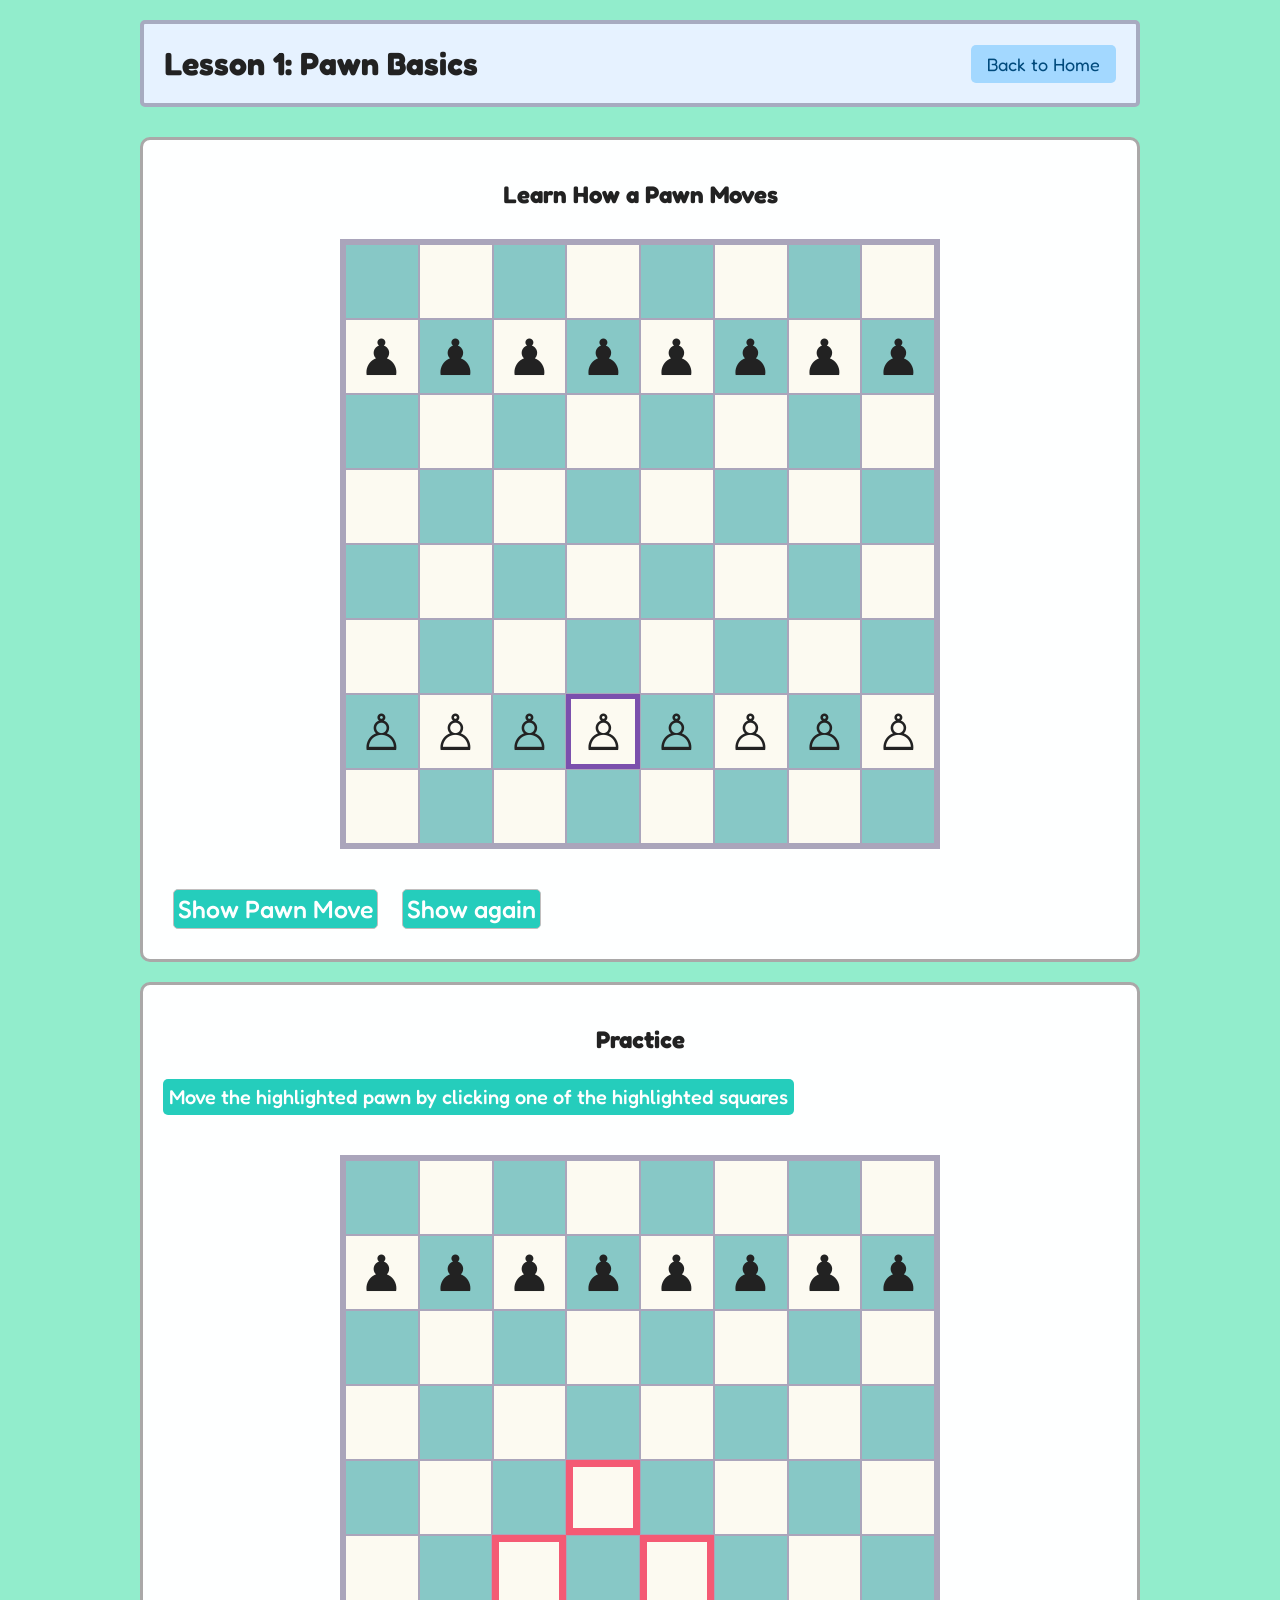
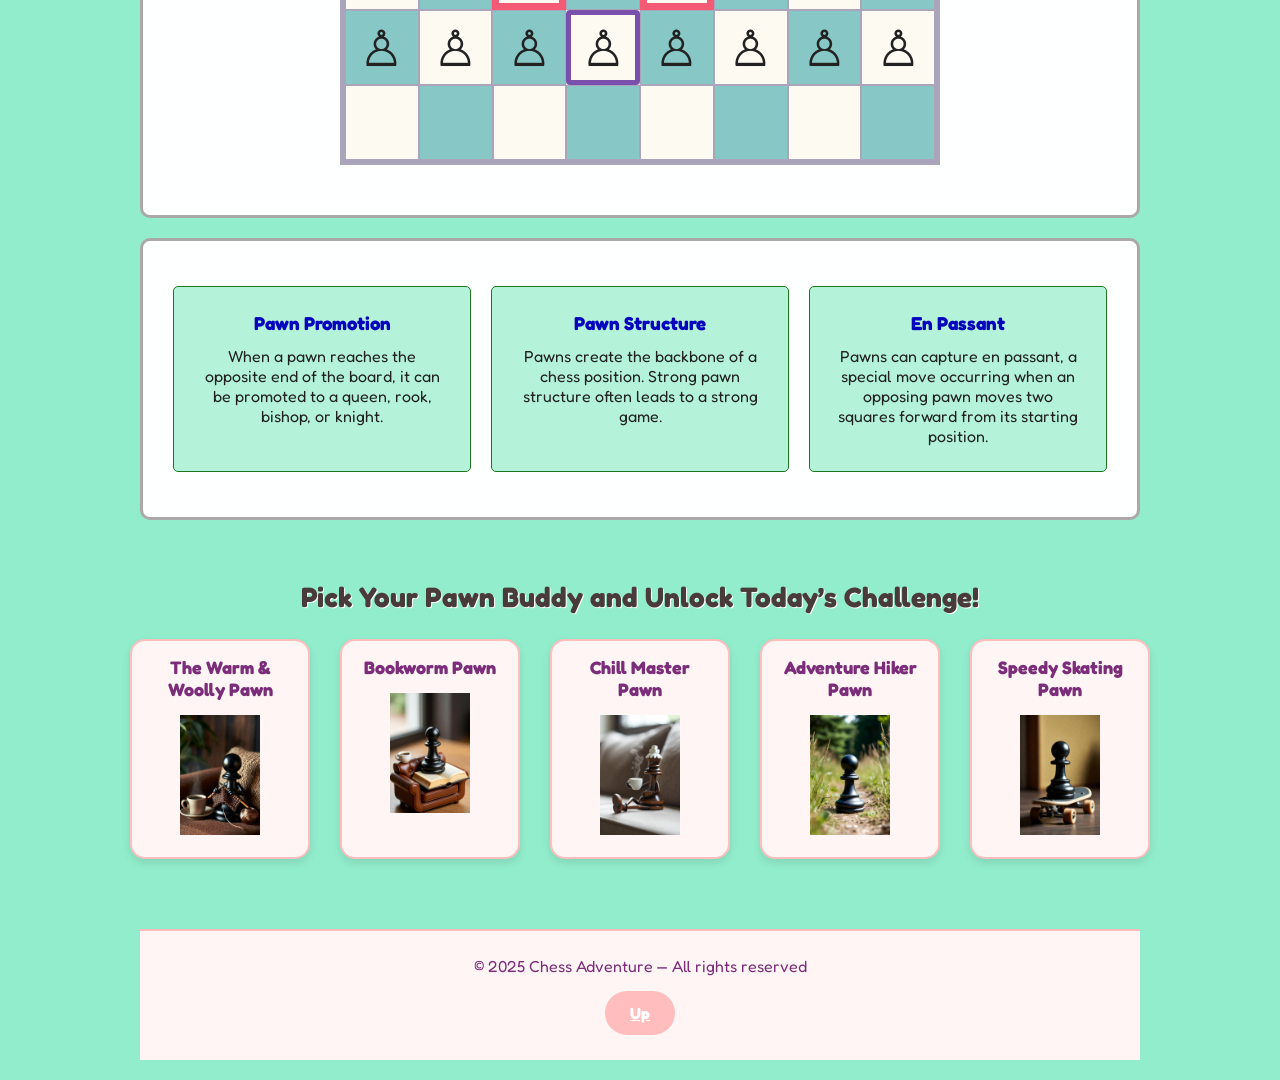
<file: lesson1.html>
<!DOCTYPE html>
<html lang="en">
    <head>
        <meta charset="UTF-8">
        <title>Lesson 1 - Pawn Basics</title>
        <link rel="stylesheet"
            href="https://cdnjs.cloudflare.com/ajax/libs/font-awesome/6.5.1/css/all.min.css"
            integrity="sha512-TvP2i6CbnCyQ+MPla8NuI7pn+iAWQfOrty4NCzRr+gpraxImnTGiRZ0VE72HAn9bZyEJ+NwLjY1vq9vqQv4L8A=="
            crossorigin="anonymous" referrerpolicy="no-referrer" />
        <link rel="stylesheet" href="./lesson_style.css?v=2">
        <meta name="viewport" content="width=device-width, initial-scale=1.0">
    </head>

    <body>
        <header>
            <h1 id="begin">Lesson 1: Pawn Basics</h1>
            <a href="./index.html" class="btn">Back to Home</a>
        </header>

        <main>
            <section id="lesson">
                <h2>Learn How a Pawn Moves</h2>
                <!-- the board will be generated by JS script-->
                <!-- please refer to the file script.js, lines 5-25  -->
                <div id="chessboard"></div>

                <div class="lessonContols">
                    <button id="animateBtn">Show Pawn Move</button>
                    <button id="restart">Show again</button>
                </div>              
            </section>

            <!--Exersice section-->
            <section id="exSection">
                <h2>Practice</h2>
                <p>Move the highlighted pawn by clicking one of the highlighted squares</p>
                <!--to add reset button-->
                <div id="exercise-board"></div>
            </section>

            <!--text content section-->
            <section id="pawn-facts">
                <div class="cards-container">
                    <div class="card">
                        <!--add a card icon-->
                        <h3>Pawn Promotion</h3>                    
                        <p class="card-text">When a pawn reaches the opposite 
                            end of the board, it can be promoted to a queen, rook, bishop, or knight.</p>                    
                    </div>
                    <div class="card">
                        <h3>Pawn Structure</h3>
                        <p class="card-text">Pawns create the backbone of a chess position. 
                            Strong pawn structure often leads to a strong game.</p>                    
                    </div>
                    <div class="card">
                        <h3>En Passant</h3>
                        <p class="card-text">Pawns can capture en passant, 
                            a special move occurring when an opposing pawn moves 
                            two squares forward from its starting position.</p>
                    </div>
            </section>

            <!-- Pick a task section-->
             <section id="task-section">
                <h2>Pick Your Pawn Buddy and Unlock Today’s Challenge!</h2>

                <div id="task-container">

                    <!-- flipped cards with pawn personalities and tasks -->
                    <!-- Card 1-->
                    <div class="task" id="task1">
                        <div class="task-inner">
                            
                            <!-- Front side of the card -->
                            <div class="task-front">
                                <h4>The Warm & Woolly Pawn</h4>
                                <img src="./task1.jpg" alt="pawn knitting stuff"/>
                            </div>

                            <!-- Back -->
                            <div class="task-back">
                                <p>Your task:
                                    Move a pawn forward two squares to start the game!
                                </p>
                            </div>
                        </div>
                    </div>

                    <!-- Card 2-->
                    <div class="task" id="task2">
                        <div class="task-inner">

                            <div class="task-front">
                                <h4>Bookworm Pawn</h4>
                                <img src="./task2.jpg" alt="pawn reading the book"/>
                            </div>

                            <div class="task-back">
                                <p>Your task:
                                    Find a chess tactic in your favorite book or online and explain it in your own words.
                                </p>
                            </div>
                        </div>                        
                    </div>

                    <!-- Card 3-->
                    <div class="task" id="task3">
                        <div class="task-inner">

                            <div class="task-front">
                                <h4>Chill Master Pawn</h4>
                                <img src="./task3.jpg" alt="pawn with coffee on the coach">
                            </div>

                            <div class="task-back">
                                <p>Your task:
                                    Play a short 5-minute game and stay relaxed — no stress!  
                                    After the game, write down one thing you did well.
                                </p>
                            </div>
                        </div>                        
                    </div>

                    <!-- Card 4-->
                    <div class="task" id="task4">
                        <div class="task-inner">

                            <div class="task-front">
                                <h4>Adventure Hiker Pawn</h4>
                                <img src="./task4.jpg" alt="in the nature pawn" />
                            </div>

                            <div class="task-back">
                                <p>Your task:
                                    Explore a new opening today!  
                                    Play the first 5 moves of an opening you’ve never tried before.
                                </p>
                            </div>
                        </div>                        
                    </div>

                    <!-- Card 5-->
                    <div class="task" id="task5">
                        <div class="task-inner">

                            <div class="task-front">
                                <h4>Speedy Skating Pawn</h4>
                                <img src="./task5.jpg" alt="pawn on the skateboard" />
                            </div>

                            <div class="task-back">
                                <p>Your task:
                                    Solve 3 quick puzzles in under 3 minutes.  
                                    Speed + accuracy = success!
                                </p>
                            </div>
                        </div>                        
                    </div>
                </div>
             </section>
        </main>

        <footer id="contact">
            <div class="footer-content">
                <p>© 2025 Chess Adventure — All rights reserved</p>
                <a id="pageUp" href="#begin"> Up</a>
            </div>            
        </footer>

        <script src="./script.js"></script>
    </body>
</html>
</file>
<file: lesson_style.css>
@import url('https://fonts.googleapis.com/css2?family=Fredoka:wght@300;400;600&display=swap');

* {
    margin: 0;
    padding: 0;
    box-sizing: border-box;
}

body {
    font-family: 'Fredoka', sans-serif;
    background: #92edcc;
    color: #222;
    padding: 20px;
}

main, header, footer, section {
    max-width: 1000px;
    margin: 0 auto;
}

header {
    font-family: 'Fredoka', sans-serif;
    border: 4px solid rgb(167, 171, 192);
    border-radius: 5px;
    background-color: #e6f2ff;
    display: flex;
    justify-content: space-between;
    align-items: center;
    margin-bottom: 30px;
    padding: 20px;
}

#lesson, #exSection, #pawn-facts {
    background-color: #feffff;
    border: 3px solid rgb(170, 168, 168);
    border-radius: 10px;
    padding: 20px;
    margin-bottom: 20px;
}

.btn {
    padding: 8px 16px;
    background: #a3d8ff;
    color: #004a7c;
    text-decoration: none;
    border-radius: 5px;
    transition: 1s ease;
    font-size: 18px;
}

.btn:hover {
    background: #8fcfff;
    border-radius: 8px;
    transition: 1s;
    transform: scale(1.05);
}

/*Chessboard styling */

#chessboard, #exercise-board {
    max-width: 600px;
    width: 600px;
    margin: 30px auto;
    border: 5px solid #aaa5bb;
    display: flex;
    /*this will make to dispaly rows horisontally*/
    flex-direction: column;
    transition: width 0.3s ease;
}

.row {
    display: flex;
}

.square {
    width: 75px;
    height: 75px;
    display: flex;
    justify-content: center;
    align-items: center;
    font-size: 50px;
    cursor: pointer;
    border: 1px solid #aaa5bb;
    /* transition added for smooth resizing */
    transition: all 0.3s ease;
}

.row:nth-child(even) .square:nth-child(odd),
.row:nth-child(odd) .square:nth-child(even) {
    background: #fcfaf1;
}

.row:nth-child(even) .square:nth-child(even),
.row:nth-child(odd) .square:nth-child(odd) {
    background: #87c8c6;
}

#lesson h2, #exSection h2 {
    margin-top: 20px;
    margin-bottom: 15px;
    text-align: center;
}

#exSection p {
    display: inline-block;
    margin: 10px auto;
    text-align: center;
    background-color: rgb(37, 205, 188);
    border-radius: 5px;
    padding: 6px;
    color: white;
    font-weight: 500 !important;
    font-size: 20px;    
}

.square i {
    pointer-events: none;
    transition: transform 0.4s;
}

.square:hover i {
    transform: scale(1.2);
}

#animateBtn, #restart {
    margin: 10px;
    padding: 7px;
    background: rgb(37, 205, 188);
    color: white;
    padding: 4px;
    font-weight: 500 !important;
    border-radius: 5px;
    border: 1px solid rgb(193, 190, 190);
    transition: transform 0.4s;
    font-size: 25px;
    font-family: "Comic Sans MS", "Fredoka", sans-serif;
}


#animateBtn:hover, #restart:hover {
   
    color: aliceblue;
    transform: scale(1.2);
    transition: transform 0.4s;
}

/* styling for move */
.active-square {
   border: 5px solid rgb(123, 80, 173) !important;
}

.valid-move {
    background-color: #97e099 !important;
}

.pawn-new {
    border: 5px solid  rgb(123, 80, 173) !important;
}

/*---highlight classes ---*/

.highlight {
    border: 7px solid rgb(244, 90, 116) !important;    
    z-index: 2;
    position: relative;
}

.highlight-pawn {
    border: 5px solid rgb(123, 80, 173) !important;
    border-radius: 4px;
    position: relative;
    z-index: 10;  
}

/* styling for cards */
.cards-container {
    display: flex;
    gap: 20px;
    justify-content: flex-start;
    flex-wrap: wrap;
    padding: 0 10px;
    margin: 0 auto;
    max-width: 1000px;
    align-items: stretch;
}

.card {
    background-color: rgb(180, 243, 218);    
    border: 1px solid rgb(32, 118, 32);
    border-radius: 5px;
    transition: 1s;
    padding: 25px;
    margin: 25px 0;
    width: calc(33.3% - 40px);
    min-width: 250px;
    text-align: center;
    box-sizing: border-box;
    display: flex;
    flex-direction: column;
    flex-grow: 1;
}

.card:hover {
    border-radius: 10px;
    transition: 1s;
    transform: scale(1.05);
}

.card h3 {
    margin-bottom: 12px;
    color: rgb(5, 5, 189);
}

/* --- Task Section --- */

#task-section {
    margin-top: 40px;
    padding: 20px;
    text-align: center;
}

#task-section h2 {
    font-size: 28px;
    margin-bottom: 25px;
    color: #4a3b3b;
    text-shadow: 1px 1px #fff;
}

/* Container: 5 cards in one row */
#task-section {
    display: flex;
    flex-direction: column;
    align-items: center;
}

#task-container {
    display: flex;
    justify-content: center;
    gap: 30px;
    flex-wrap: nowrap;    /* Forces single row */
}

/* Task cards */
.task {
    width: 180px;
    height: 220px;
    background: #fff5f5;
    border: 2px solid #ffbdbd;
    border-radius: 15px;
    padding: 15px;
    box-shadow: 0 4px 8px rgba(0,0,0,0.1);
    transition: transform 0.3s;
    cursor: pointer;

    /*for flip */
    perspective: 1000px;
    position: relative;
    overflow: visible;
}


/* Cute grow effect */
.task:hover {
    transform: scale(1.06);
}

.task h4 {
    font-size: 18px;
    margin-bottom: 10px;
    color: #7b2d79;
}

/* Pawn images */
.task img {
    width: 120px;
    height: 120px;
    object-fit: contain;
    margin-top: 5px;

    /* Breathing animation just like your icons */
    animation: breathe 2.5s ease-in-out infinite;
}

/* Breathing animation reused */
@keyframes breathe {
    0% { transform: scale(1); }
    50% { transform: scale(1.07); }
    100% { transform: scale(1); }
}

/* flipping */
/* Inner wrapper for rotation */
.task-inner {
    width: 100%;
    height: 100%;
    transition: transform 0.6s;
    transform-style: preserve-3d;
    position: relative;
}

/* When flipped */
.task.flipped .task-inner {
    transform: rotateY(180deg);
}

/* FRONT & BACK */
.task-front, .task-back {
    position: absolute;
    width: 100%;
    height: 100%;
    backface-visibility: hidden;
}

/* Make back side visible when flipped */
.task-back {
    transform: rotateY(180deg);
    background: #fff5f5;
    border: 2px solid #ffbdbd;
    border-radius: 15px;
    padding: 15px;
    display: flex;
    justify-content: center;
    align-items: center;
    color: #7b2d79;
    font-size: 16px;
    text-align: center;
}


/* finally, the footer! */
/* Footer container */
footer {
    background-color: #fff5f5;
    border-top: 2px solid #ffbdbd;
    padding: 25px 0;
    margin-top: 50px;
}

.footer-content {
    display: flex;
    justify-content: center;
    align-items: center;
    flex-direction: column;
    gap: 15px;
    text-align: center;
}

.footer-content p {
    color: #7b2d79;
    font-size: 16px;
}

/* UP button */
#pageUp {
    background-color: #ffbdbd;
    border: none;
    border-radius: 50px;
    padding: 12px 25px;
    cursor: pointer;
    font-size: 16px;
    font-weight: bold;
    color: white;
    transition: transform 0.3s;
    animation: breathe 2.5s ease-in-out infinite; /* breathing effect */
}

#pageUp a {
    text-decoration: none;
    color: white;
}

/* Remove underline on focus */
#pageUp a:visited,
#pageUp a:active {
    color: white;
}

/* Hover effect */
#pageUp:hover {
    transform: scale(1.1);
}

/* Smooth scrolling for whole page */
html {
    scroll-behavior: smooth;
}

/*---------------------------*/
/*                           */
/*   Mobile screen adjust    */
/*                           */
/*---------------------------*/

@media (max-width: 768px) {
    body {
        padding: 0;
        box-sizing: border-box;
    }

    header {
        flex-direction: column;
        align-items: center;
        gap: 20px;
        padding: 20px 10px;
    }

    header h1 {
        font-size: 2.5rem;
        text-align: center;
        width: 100%;
        margin: 0; /* remove default margin to avoid overflow */
    }

    .btn {
        width: 100%;
        max-width: 300px;
        text-align: center;
        padding: 12px 0;
        font-size: 1.5rem;
    }

    #lesson, #exSection {
        padding: 15px;
    }

    #chessboard, #exercise-board {
        width: 100%;
        width: 90vw; /*almost whole screen width */
        border: 1vw solid #aaa5bb;
        margin: 0 auto;
    }

    .square {
        width: 11.25vw;
        height: 11.25vw;
        font-size: 50px;
        border: 0.1vw solid #aaa5bb;
    }

     /* Style the buttons and header for better mobile layout */
    .lessonContols {
        display: flex;
        flex-direction: column;
        gap: 10px;
        margin-top: 20px;
        align-items: center;
    }

    .lessonContols button {
        font-family: 'Fredoka', sans-serif;
        color: #fcfaf1 !important;
        font-weight: 800 !important;
        width: 50%;
        padding: 12px;
        font-size: 1.5rem;
    }

    #exSection p {
        font-size: 1.1rem;
        text-align: center;
        margin: 10px 0 20px 0;
        line-height: 1.4;
    }

    .cards-container {
        /* On mobile, we want them to stack perfectly top-to-bottom.
           Removing 'gap' on the container and using margin on the card 
           itself gives better control when stacking in a single column. */
        gap: 0; 
        flex-direction: column; /* Forces vertical stacking */
        padding: 0 20px; /* Add some padding around the container on mobile */
    }

    .card {
        /* Full width of the parent container (minus padding from cards-container) */
        width: 100%; 
        min-width: unset; /* Remove the fixed min-width constraint on mobile */
        margin: 15px 0; /* Add top/bottom margin between stacked cards */
        
        /* Optional: increase font size for better mobile readability */
        font-size: 1.1rem; 
    }
    
    .card h3 {
        font-size: 1.3rem; /* Adjust header size too */
    }

    /*--- Task cards mobile styling ---*/
    #task-container {
        flex-direction: column;
        gap: 20px;
        padding: 20px;
        margin: 10px;
    }

    .task-front, .task-back {
        width: 100%;        
        margin: 10px 0;
    }

    #task-section h2 {
        font-size: 1.2rem;
    }

    /*-- Footer styling --*/
     .footer-content {
        flex-direction: column; /* Stacks items vertically */
        gap: 15px; /* Adds space between the P tag and the Button */
        padding: 0 15px; /* Ensures padding on small screens */
    }

    #contact p {
        font-size: 0.9rem; /* Slightly reduced font size for mobile text, keeping it readable */
        order: 2; /* Puts the copyright notice AFTER the button (optional) */
    }

    #pageUp {
        width: 100%; /* Makes the button full width of the footer content */
        max-width: 200px; /* Prevents button from getting too wide on tablets */
        font-size: 1rem; /* Keeps button text readable */
        order: 1; /* Puts the button BEFORE the copyright notice (optional) */
        margin-top: 10px; /* Add slight margin if needed */
    }
}
</file>
